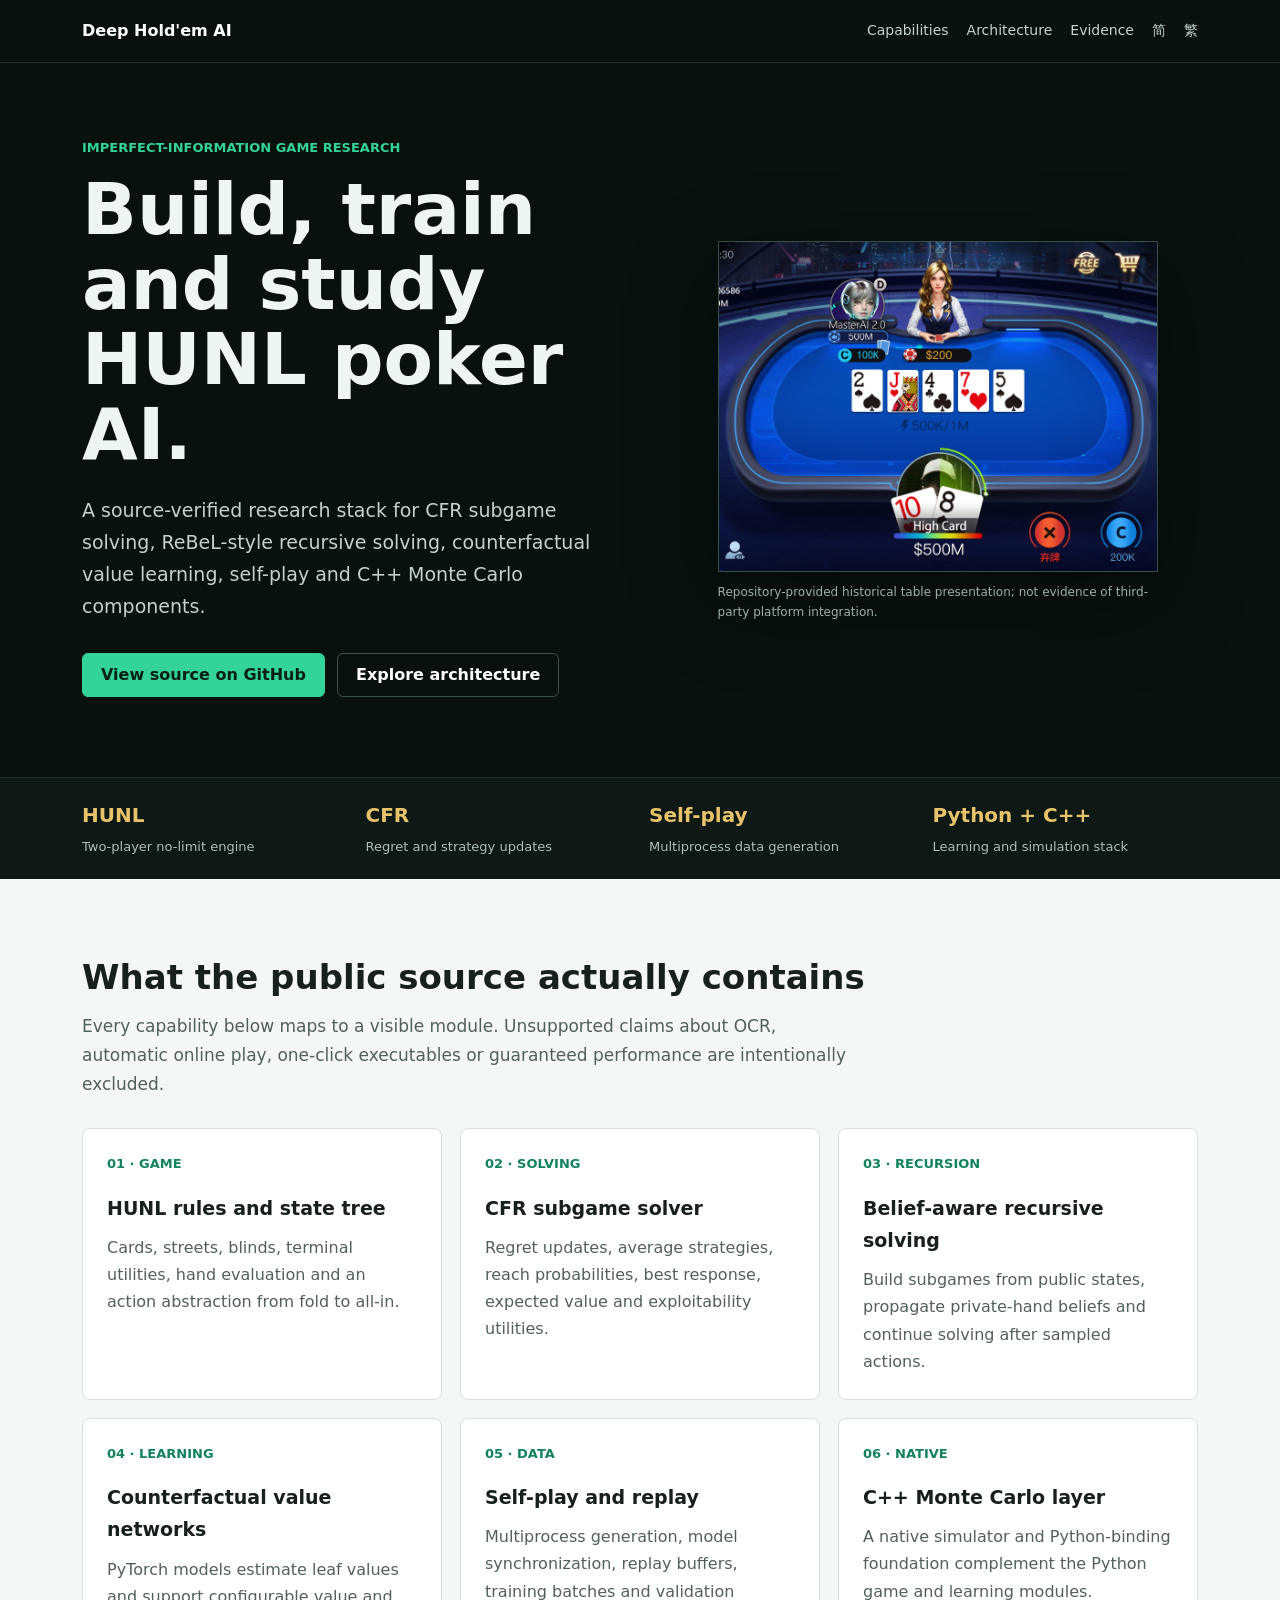
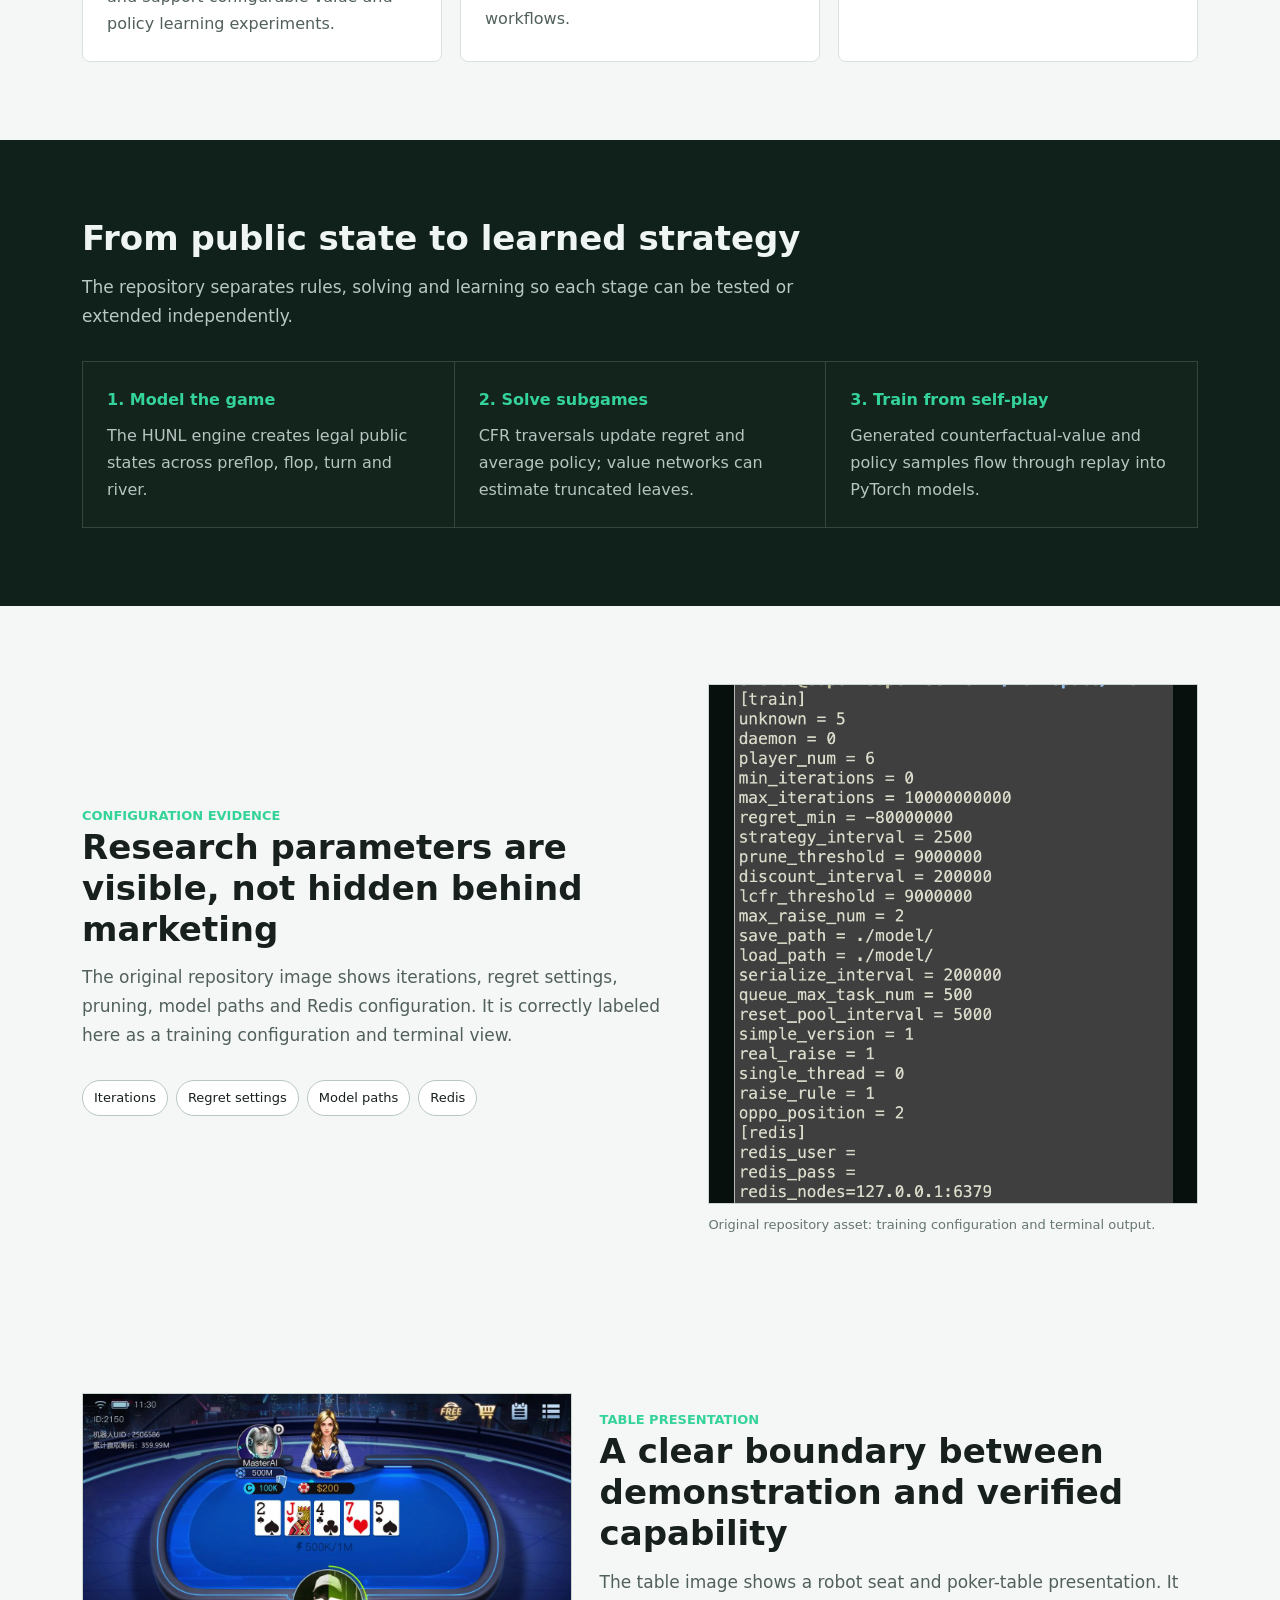
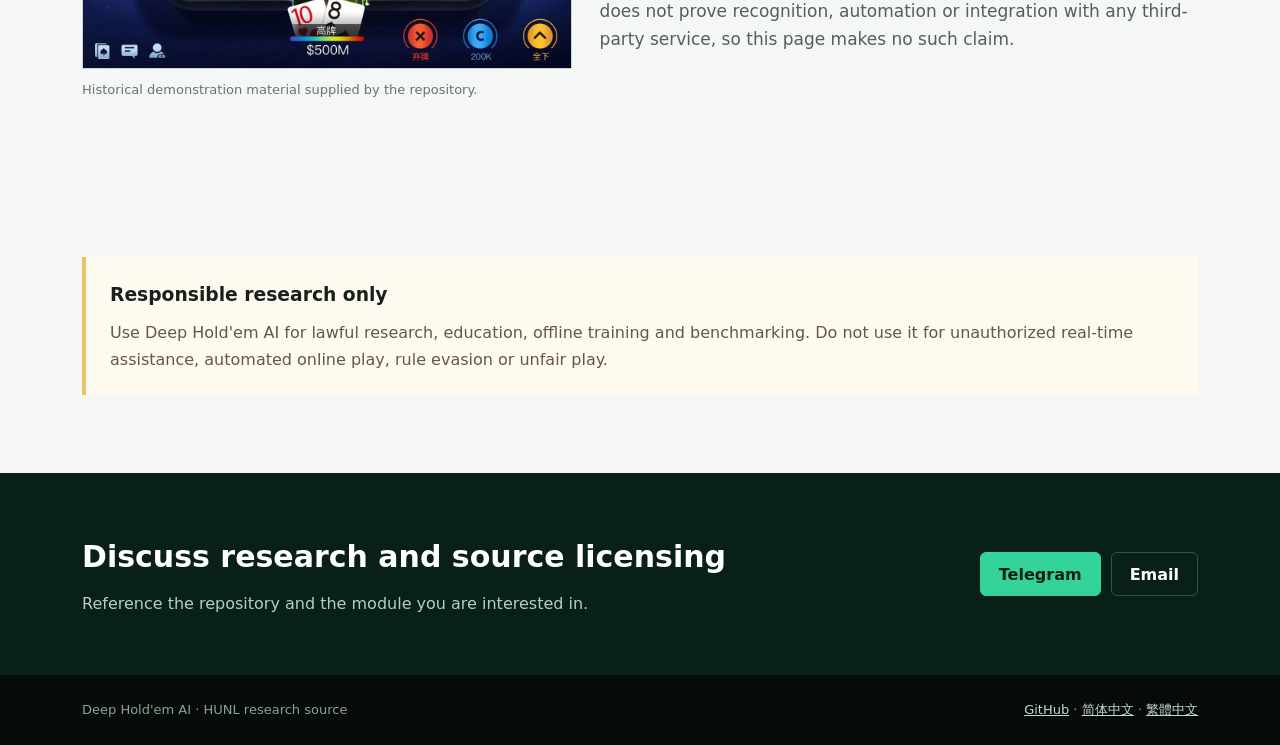
<file: docs/index.html>
<!doctype html>
<html lang="en">
<head>
  <meta charset="utf-8">
  <meta name="viewport" content="width=device-width, initial-scale=1">
  <meta name="google-site-verification" content="rrp5Uvgzi-1-rMxUBfhV3wjlNrFqzwnqiA4e3qsOLEM">
  <title>Deep Hold'em AI Source Code | HUNL CFR Research</title>
  <meta name="description" content="Open-source HUNL poker AI research code for CFR subgame solving, ReBeL-style recursive solving, self-play, value learning and C++ simulation.">
  <link rel="canonical" href="https://deeptexas-ai.github.io/deep-holdem-ai/">
  <link rel="alternate" hreflang="en" href="https://deeptexas-ai.github.io/deep-holdem-ai/">
  <link rel="alternate" hreflang="zh-CN" href="https://deeptexas-ai.github.io/deep-holdem-ai/zh-cn/">
  <link rel="alternate" hreflang="zh-TW" href="https://deeptexas-ai.github.io/deep-holdem-ai/zh-tw/">
  <link rel="alternate" hreflang="x-default" href="https://deeptexas-ai.github.io/deep-holdem-ai/">
  <meta property="og:title" content="Deep Hold'em AI Source Code">
  <meta property="og:description" content="HUNL CFR, recursive solving, self-play and counterfactual-value research code.">
  <meta property="og:type" content="website">
  <meta property="og:url" content="https://deeptexas-ai.github.io/deep-holdem-ai/">
  <meta property="og:image" content="https://deeptexas-ai.github.io/deep-holdem-ai/assets/screenshots/masterai-table.jpg">
  <link rel="stylesheet" href="assets/style.css">
  <script type="application/ld+json">{"@context":"https://schema.org","@type":"SoftwareSourceCode","name":"Deep Hold'em AI","codeRepository":"https://github.com/deeptexas-ai/deep-holdem-ai","programmingLanguage":["Python","C++"],"description":"HUNL poker AI research source code for CFR subgame solving, recursive solving, self-play and value learning."}</script>
</head>
<body>
  <a class="skip" href="#main">Skip to content</a>
  <header class="topbar"><nav class="nav"><a class="brand" href="./">Deep Hold'em AI</a><div class="nav-links"><a href="#capabilities">Capabilities</a><a href="#architecture">Architecture</a><a href="#evidence">Evidence</a><a class="lang" href="zh-cn/">简</a><a class="lang" href="zh-tw/">繁</a></div></nav></header>
  <main id="main">
    <section class="hero"><div class="hero-inner"><div><div class="eyebrow">Imperfect-information game research</div><h1>Build, train and study HUNL poker AI.</h1><p class="lead">A source-verified research stack for CFR subgame solving, ReBeL-style recursive solving, counterfactual value learning, self-play and C++ Monte Carlo components.</p><div class="actions"><a class="btn primary" href="https://github.com/deeptexas-ai/deep-holdem-ai">View source on GitHub</a><a class="btn secondary" href="#architecture">Explore architecture</a></div></div><figure class="hero-media"><img src="assets/screenshots/masterai-table.jpg" alt="Deep Hold'em AI historical poker table demonstration"><figcaption>Repository-provided historical table presentation; not evidence of third-party platform integration.</figcaption></figure></div></section>
    <section class="proof"><div class="proof-inner"><div class="proof-item"><strong>HUNL</strong><span>Two-player no-limit engine</span></div><div class="proof-item"><strong>CFR</strong><span>Regret and strategy updates</span></div><div class="proof-item"><strong>Self-play</strong><span>Multiprocess data generation</span></div><div class="proof-item"><strong>Python + C++</strong><span>Learning and simulation stack</span></div></div></section>
    <section class="section" id="capabilities"><h2>What the public source actually contains</h2><p class="section-intro">Every capability below maps to a visible module. Unsupported claims about OCR, automatic online play, one-click executables or guaranteed performance are intentionally excluded.</p><div class="grid"><article class="card"><div class="num">01 · GAME</div><h3>HUNL rules and state tree</h3><p>Cards, streets, blinds, terminal utilities, hand evaluation and an action abstraction from fold to all-in.</p></article><article class="card"><div class="num">02 · SOLVING</div><h3>CFR subgame solver</h3><p>Regret updates, average strategies, reach probabilities, best response, expected value and exploitability utilities.</p></article><article class="card"><div class="num">03 · RECURSION</div><h3>Belief-aware recursive solving</h3><p>Build subgames from public states, propagate private-hand beliefs and continue solving after sampled actions.</p></article><article class="card"><div class="num">04 · LEARNING</div><h3>Counterfactual value networks</h3><p>PyTorch models estimate leaf values and support configurable value and policy learning experiments.</p></article><article class="card"><div class="num">05 · DATA</div><h3>Self-play and replay</h3><p>Multiprocess generation, model synchronization, replay buffers, training batches and validation workflows.</p></article><article class="card"><div class="num">06 · NATIVE</div><h3>C++ Monte Carlo layer</h3><p>A native simulator and Python-binding foundation complement the Python game and learning modules.</p></article></div></section>
    <section class="band" id="architecture"><div class="section"><h2>From public state to learned strategy</h2><p class="section-intro">The repository separates rules, solving and learning so each stage can be tested or extended independently.</p><div class="flow"><article><strong>1. Model the game</strong><p>The HUNL engine creates legal public states across preflop, flop, turn and river.</p></article><article><strong>2. Solve subgames</strong><p>CFR traversals update regret and average policy; value networks can estimate truncated leaves.</p></article><article><strong>3. Train from self-play</strong><p>Generated counterfactual-value and policy samples flow through replay into PyTorch models.</p></article></div></div></section>
    <section class="section" id="evidence"><div class="showcase"><div><div class="eyebrow">Configuration evidence</div><h2>Research parameters are visible, not hidden behind marketing</h2><p class="section-intro">The original repository image shows iterations, regret settings, pruning, model paths and Redis configuration. It is correctly labeled here as a training configuration and terminal view.</p><div class="tag-row"><span class="tag">Iterations</span><span class="tag">Regret settings</span><span class="tag">Model paths</span><span class="tag">Redis</span></div></div><div><img src="assets/screenshots/training-config.png" alt="Deep Hold'em AI training configuration terminal" loading="lazy"><div class="caption">Original repository asset: training configuration and terminal output.</div></div></div></section>
    <section class="section"><div class="showcase reverse"><div><img src="assets/screenshots/poker-table.jpg" alt="Deep Hold'em AI robot poker table demonstration" loading="lazy"><div class="caption">Historical demonstration material supplied by the repository.</div></div><div><div class="eyebrow">Table presentation</div><h2>A clear boundary between demonstration and verified capability</h2><p class="section-intro">The table image shows a robot seat and poker-table presentation. It does not prove recognition, automation or integration with any third-party service, so this page makes no such claim.</p></div></div></section>
    <section class="section"><div class="notice"><h3>Responsible research only</h3><p>Use Deep Hold'em AI for lawful research, education, offline training and benchmarking. Do not use it for unauthorized real-time assistance, automated online play, rule evasion or unfair play.</p></div></section>
  </main>
  <section class="contact"><div class="contact-inner"><div><h2>Discuss research and source licensing</h2><p>Reference the repository and the module you are interested in.</p></div><div class="contact-links"><a class="btn primary" href="https://t.me/xuzongbin001">Telegram</a><a class="btn secondary" href="mailto:masterai918@gmail.com">Email</a></div></div></section>
  <footer class="footer"><div class="footer-inner"><span>Deep Hold'em AI · HUNL research source</span><span><a href="https://github.com/deeptexas-ai/deep-holdem-ai">GitHub</a> · <a href="zh-cn/">简体中文</a> · <a href="zh-tw/">繁體中文</a></span></div></footer>
</body>
</html>
</file>
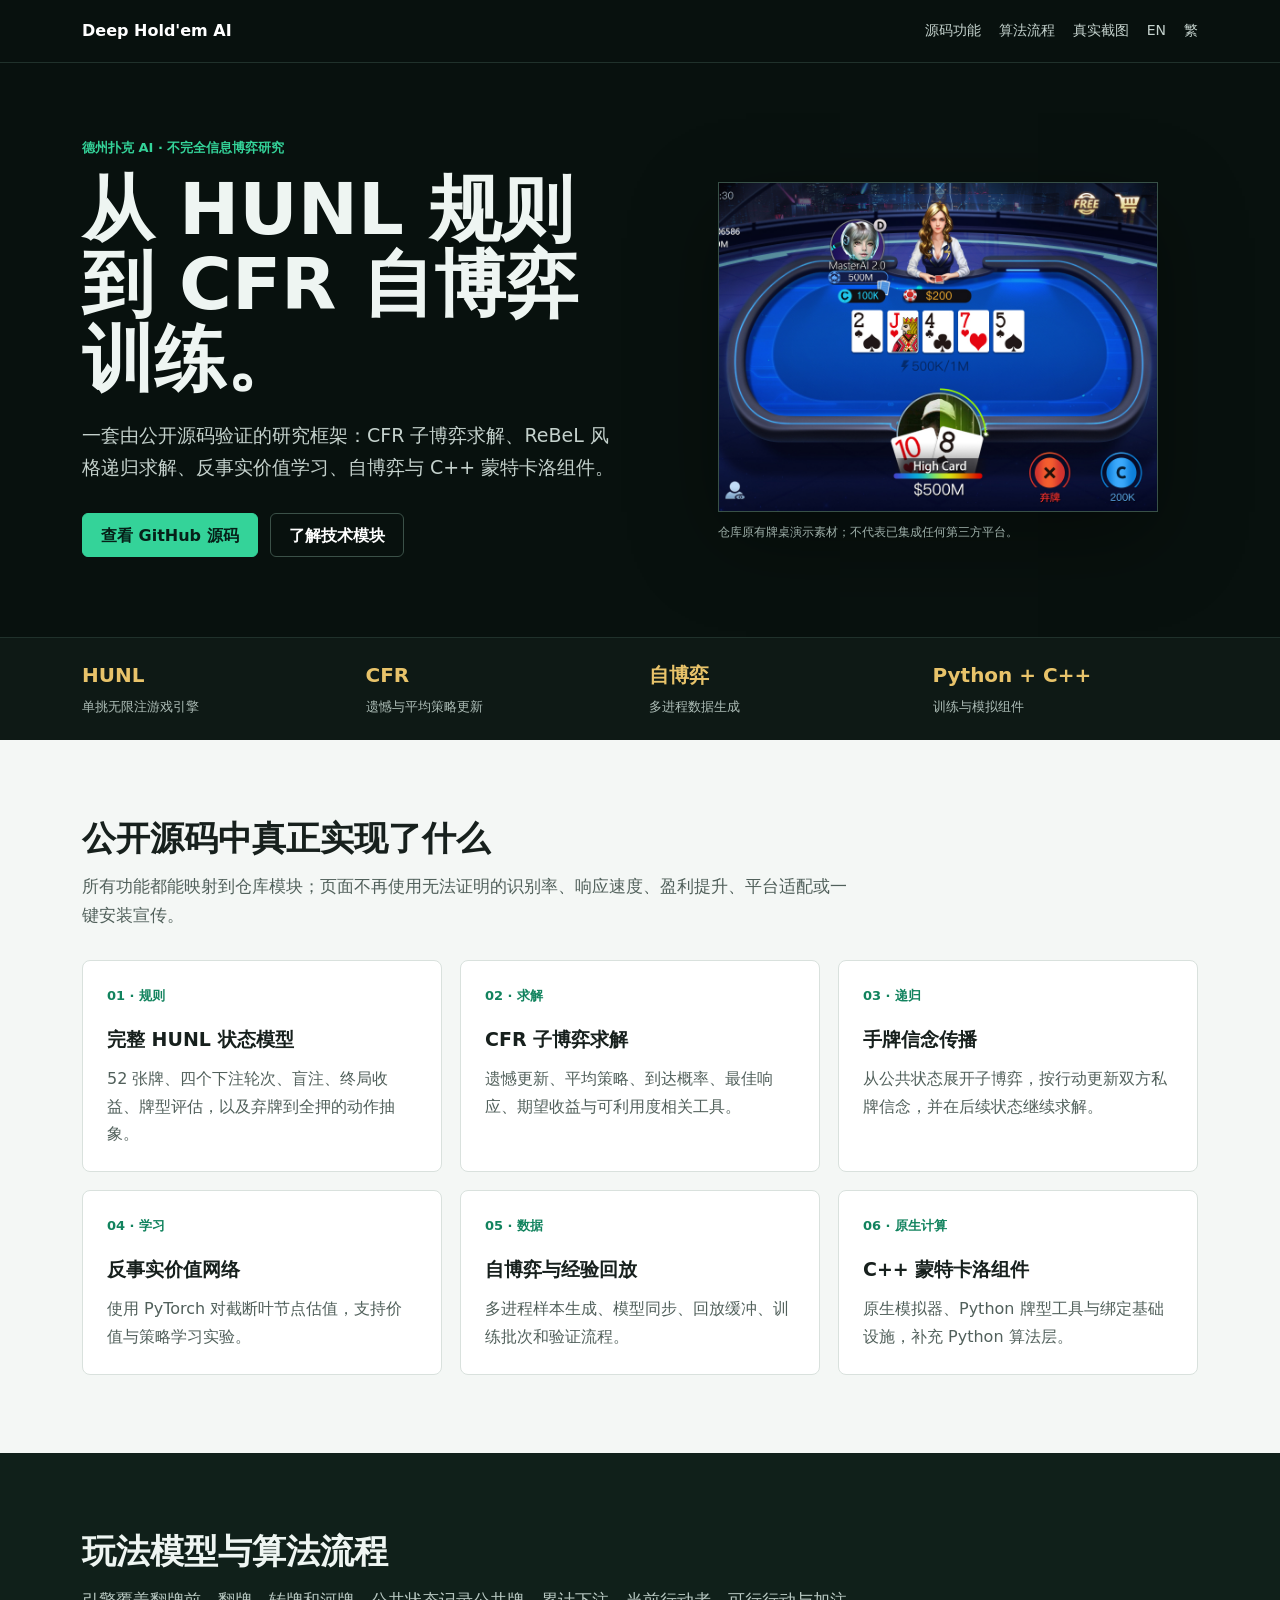
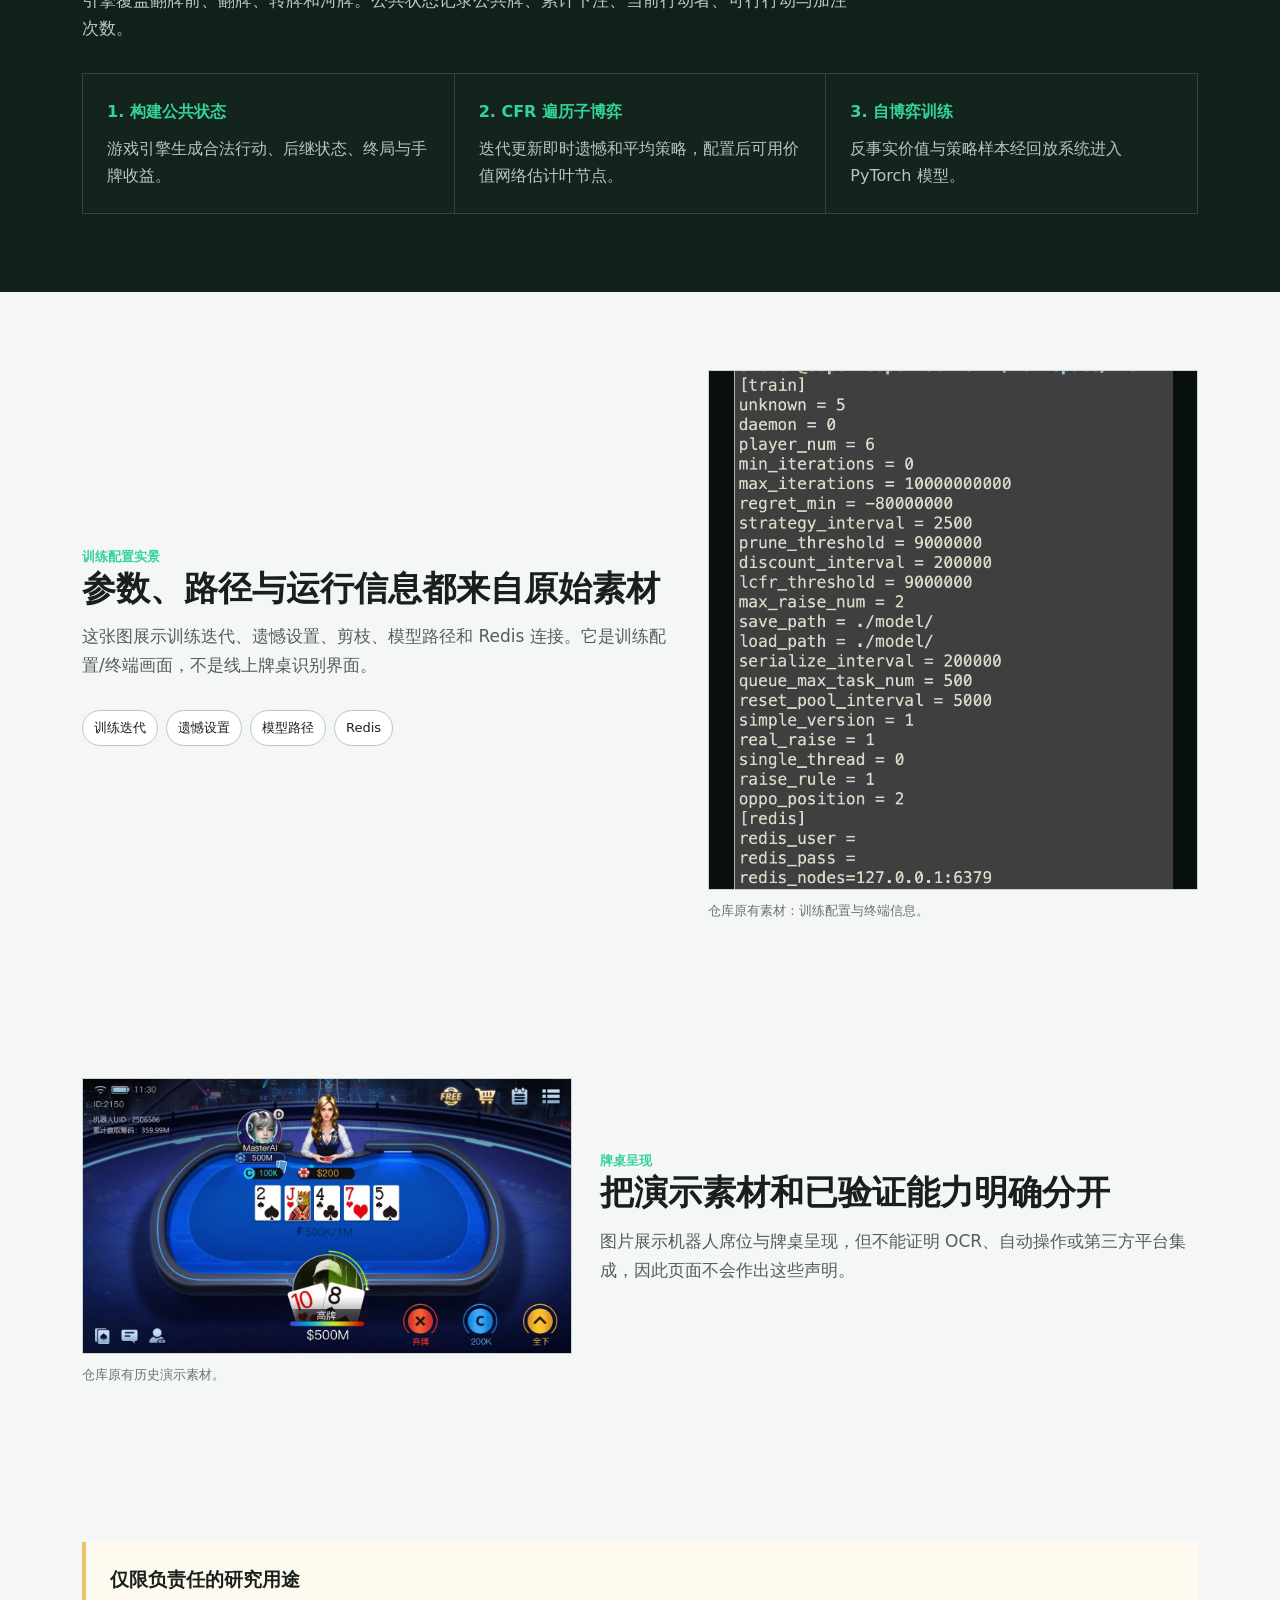
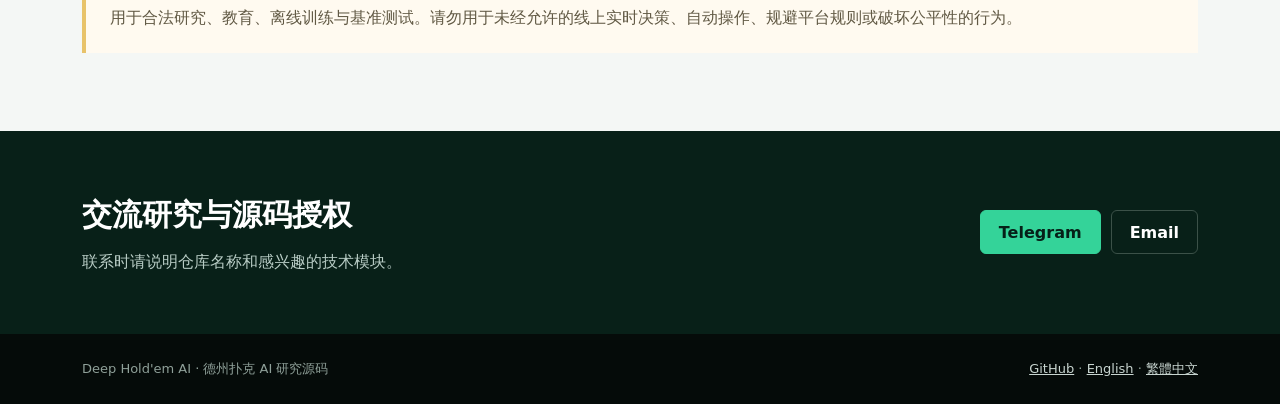
<file: docs/zh-cn/index.html>
<!doctype html>
<html lang="zh-CN">
<head>
  <meta charset="utf-8"><meta name="viewport" content="width=device-width, initial-scale=1">
  <title>德州扑克AI源码：HUNL、CFR与ReBeL研究</title>
  <meta name="description" content="德州扑克AI研究源码，包含HUNL引擎、CFR子博弈、ReBeL递归求解、反事实价值网络、自博弈训练与C++蒙特卡洛组件。">
  <link rel="canonical" href="https://deeptexas-ai.github.io/deep-holdem-ai/zh-cn/">
  <link rel="alternate" hreflang="en" href="https://deeptexas-ai.github.io/deep-holdem-ai/">
  <link rel="alternate" hreflang="zh-CN" href="https://deeptexas-ai.github.io/deep-holdem-ai/zh-cn/">
  <link rel="alternate" hreflang="zh-TW" href="https://deeptexas-ai.github.io/deep-holdem-ai/zh-tw/">
  <link rel="alternate" hreflang="x-default" href="https://deeptexas-ai.github.io/deep-holdem-ai/">
  <meta property="og:title" content="德州扑克AI源码：HUNL、CFR与ReBeL研究"><meta property="og:description" content="源码可验证的德州扑克AI研究栈：规则、求解、自博弈与训练。"><meta property="og:type" content="website"><meta property="og:image" content="https://deeptexas-ai.github.io/deep-holdem-ai/assets/screenshots/masterai-table.jpg">
  <link rel="stylesheet" href="../assets/style.css">
</head>
<body>
  <a class="skip" href="#main">跳到正文</a>
  <header class="topbar"><nav class="nav"><a class="brand" href="../">Deep Hold'em AI</a><div class="nav-links"><a href="#features">源码功能</a><a href="#flow">算法流程</a><a href="#screens">真实截图</a><a class="lang" href="../">EN</a><a class="lang" href="../zh-tw/">繁</a></div></nav></header>
  <main id="main">
    <section class="hero"><div class="hero-inner"><div><div class="eyebrow">德州扑克 AI · 不完全信息博弈研究</div><h1>从 HUNL 规则到 CFR 自博弈训练。</h1><p class="lead">一套由公开源码验证的研究框架：CFR 子博弈求解、ReBeL 风格递归求解、反事实价值学习、自博弈与 C++ 蒙特卡洛组件。</p><div class="actions"><a class="btn primary" href="https://github.com/deeptexas-ai/deep-holdem-ai">查看 GitHub 源码</a><a class="btn secondary" href="#features">了解技术模块</a></div></div><figure class="hero-media"><img src="../assets/screenshots/masterai-table.jpg" alt="Deep Hold'em AI 德州扑克牌桌历史演示"><figcaption>仓库原有牌桌演示素材；不代表已集成任何第三方平台。</figcaption></figure></div></section>
    <section class="proof"><div class="proof-inner"><div class="proof-item"><strong>HUNL</strong><span>单挑无限注游戏引擎</span></div><div class="proof-item"><strong>CFR</strong><span>遗憾与平均策略更新</span></div><div class="proof-item"><strong>自博弈</strong><span>多进程数据生成</span></div><div class="proof-item"><strong>Python + C++</strong><span>训练与模拟组件</span></div></div></section>
    <section class="section" id="features"><h2>公开源码中真正实现了什么</h2><p class="section-intro">所有功能都能映射到仓库模块；页面不再使用无法证明的识别率、响应速度、盈利提升、平台适配或一键安装宣传。</p><div class="grid"><article class="card"><div class="num">01 · 规则</div><h3>完整 HUNL 状态模型</h3><p>52 张牌、四个下注轮次、盲注、终局收益、牌型评估，以及弃牌到全押的动作抽象。</p></article><article class="card"><div class="num">02 · 求解</div><h3>CFR 子博弈求解</h3><p>遗憾更新、平均策略、到达概率、最佳响应、期望收益与可利用度相关工具。</p></article><article class="card"><div class="num">03 · 递归</div><h3>手牌信念传播</h3><p>从公共状态展开子博弈，按行动更新双方私牌信念，并在后续状态继续求解。</p></article><article class="card"><div class="num">04 · 学习</div><h3>反事实价值网络</h3><p>使用 PyTorch 对截断叶节点估值，支持价值与策略学习实验。</p></article><article class="card"><div class="num">05 · 数据</div><h3>自博弈与经验回放</h3><p>多进程样本生成、模型同步、回放缓冲、训练批次和验证流程。</p></article><article class="card"><div class="num">06 · 原生计算</div><h3>C++ 蒙特卡洛组件</h3><p>原生模拟器、Python 牌型工具与绑定基础设施，补充 Python 算法层。</p></article></div></section>
    <section class="band" id="flow"><div class="section"><h2>玩法模型与算法流程</h2><p class="section-intro">引擎覆盖翻牌前、翻牌、转牌和河牌。公共状态记录公共牌、累计下注、当前行动者、可行行动与加注次数。</p><div class="flow"><article><strong>1. 构建公共状态</strong><p>游戏引擎生成合法行动、后继状态、终局与手牌收益。</p></article><article><strong>2. CFR 遍历子博弈</strong><p>迭代更新即时遗憾和平均策略，配置后可用价值网络估计叶节点。</p></article><article><strong>3. 自博弈训练</strong><p>反事实价值与策略样本经回放系统进入 PyTorch 模型。</p></article></div></div></section>
    <section class="section" id="screens"><div class="showcase"><div><div class="eyebrow">训练配置实景</div><h2>参数、路径与运行信息都来自原始素材</h2><p class="section-intro">这张图展示训练迭代、遗憾设置、剪枝、模型路径和 Redis 连接。它是训练配置/终端画面，不是线上牌桌识别界面。</p><div class="tag-row"><span class="tag">训练迭代</span><span class="tag">遗憾设置</span><span class="tag">模型路径</span><span class="tag">Redis</span></div></div><div><img src="../assets/screenshots/training-config.png" alt="Deep Hold'em AI 训练配置终端截图" loading="lazy"><div class="caption">仓库原有素材：训练配置与终端信息。</div></div></div></section>
    <section class="section"><div class="showcase reverse"><div><img src="../assets/screenshots/poker-table.jpg" alt="Deep Hold'em AI 机器人牌桌演示截图" loading="lazy"><div class="caption">仓库原有历史演示素材。</div></div><div><div class="eyebrow">牌桌呈现</div><h2>把演示素材和已验证能力明确分开</h2><p class="section-intro">图片展示机器人席位与牌桌呈现，但不能证明 OCR、自动操作或第三方平台集成，因此页面不会作出这些声明。</p></div></div></section>
    <section class="section"><div class="notice"><h3>仅限负责任的研究用途</h3><p>用于合法研究、教育、离线训练与基准测试。请勿用于未经允许的线上实时决策、自动操作、规避平台规则或破坏公平性的行为。</p></div></section>
  </main>
  <section class="contact"><div class="contact-inner"><div><h2>交流研究与源码授权</h2><p>联系时请说明仓库名称和感兴趣的技术模块。</p></div><div class="contact-links"><a class="btn primary" href="https://t.me/xuzongbin001">Telegram</a><a class="btn secondary" href="mailto:masterai918@gmail.com">Email</a></div></div></section>
  <footer class="footer"><div class="footer-inner"><span>Deep Hold'em AI · 德州扑克 AI 研究源码</span><span><a href="https://github.com/deeptexas-ai/deep-holdem-ai">GitHub</a> · <a href="../">English</a> · <a href="../zh-tw/">繁體中文</a></span></div></footer>
</body></html>
</file>
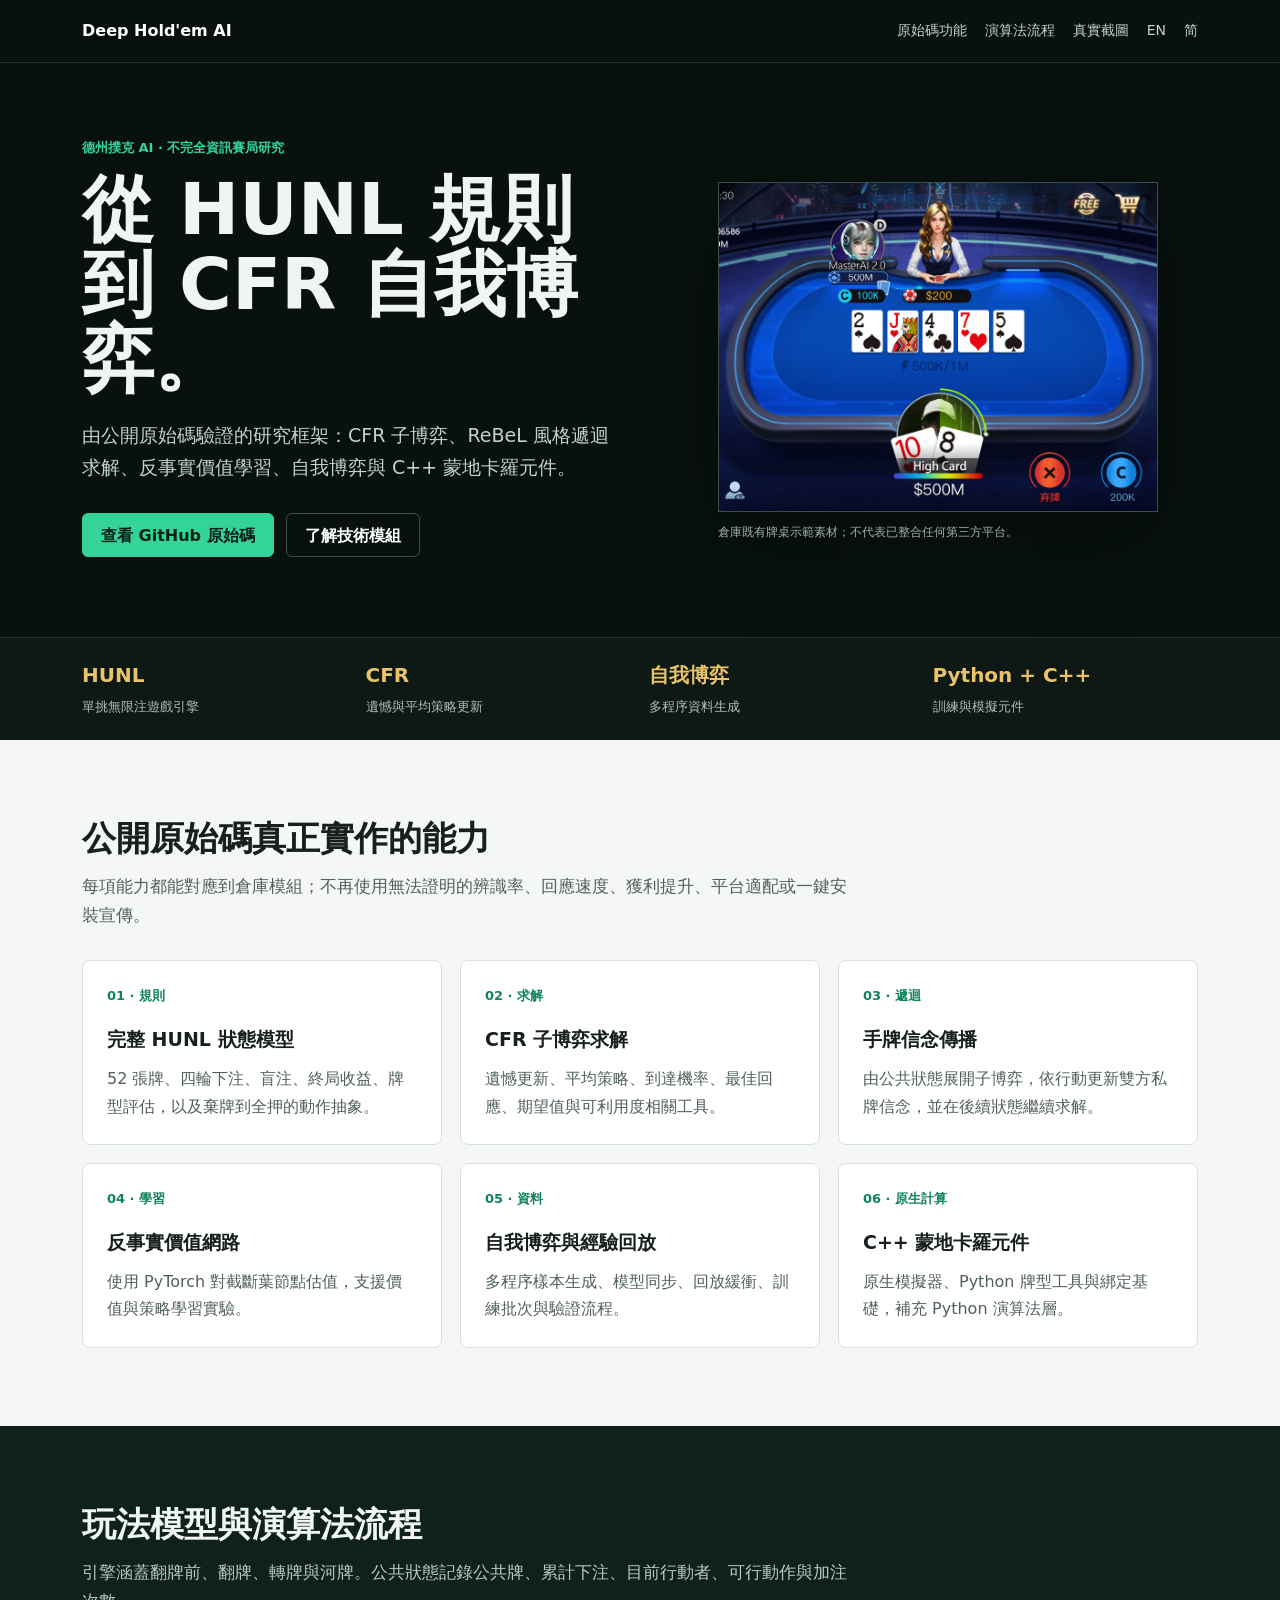
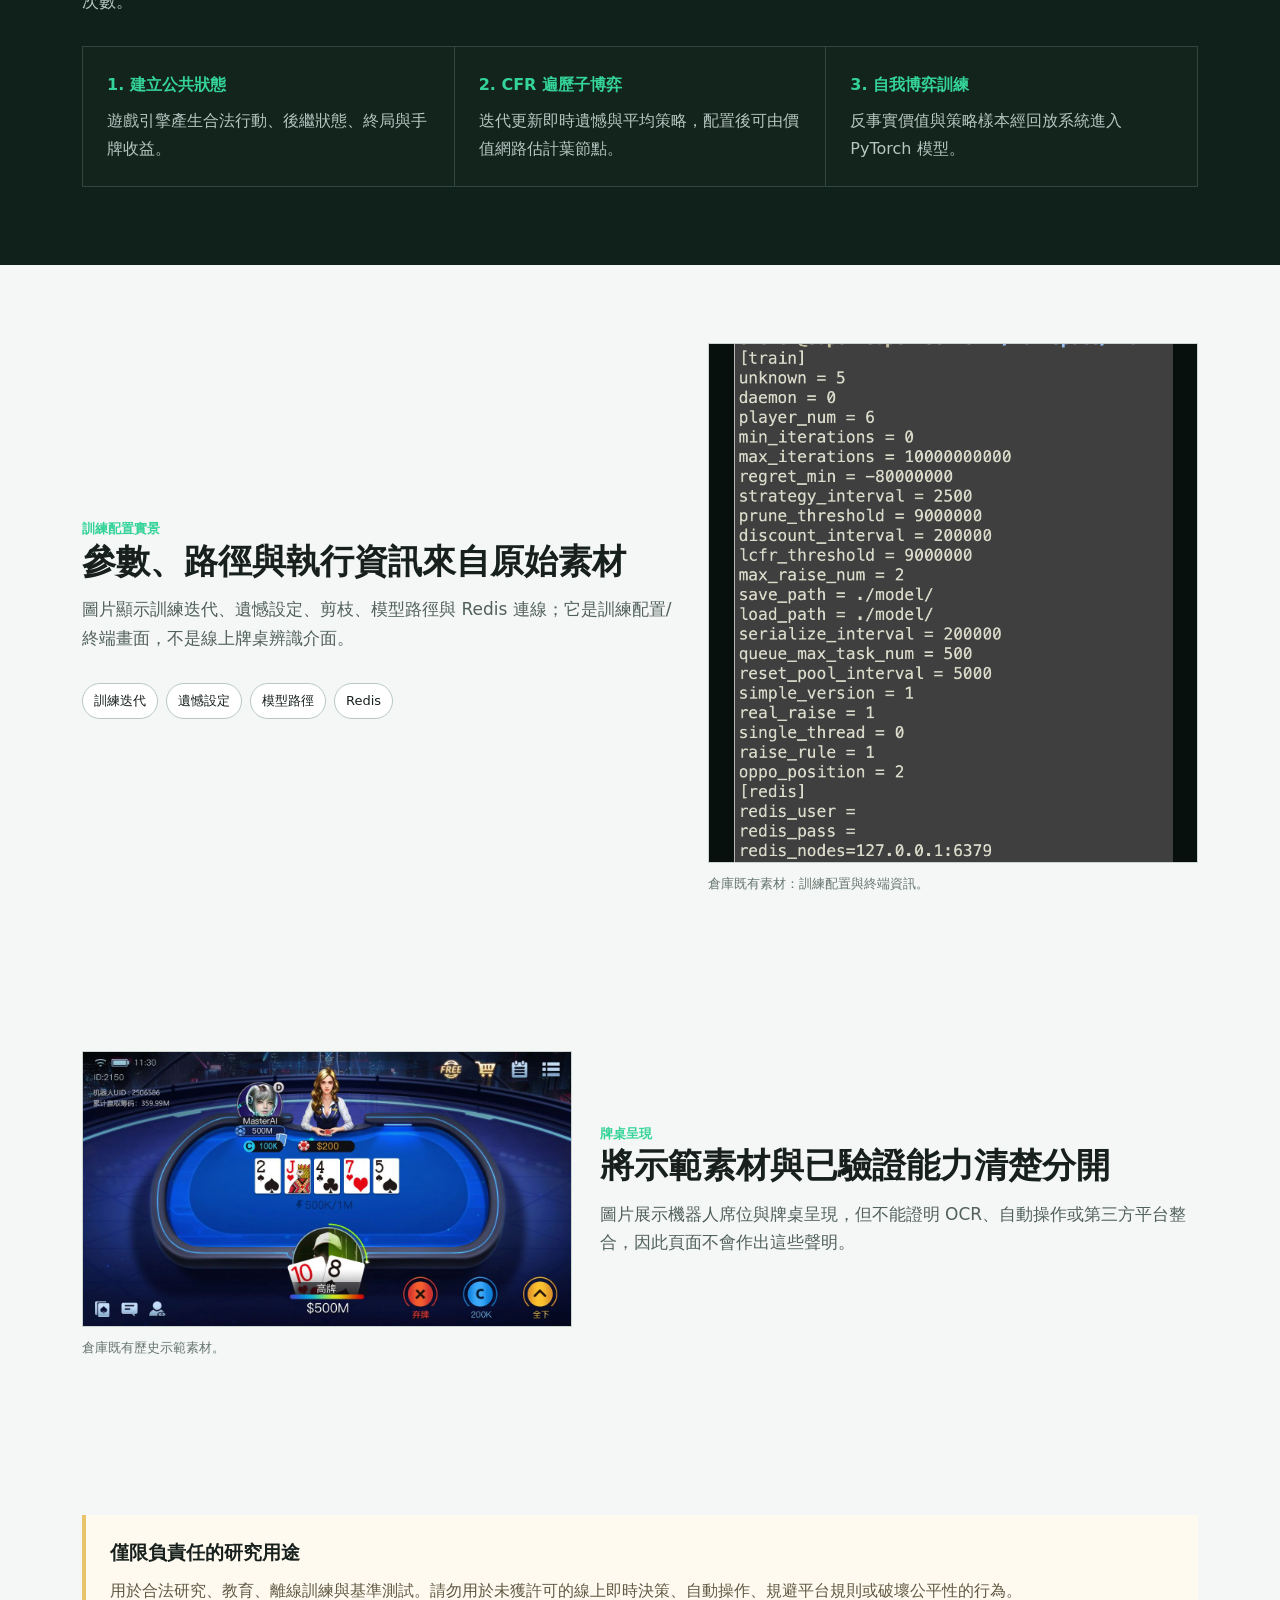
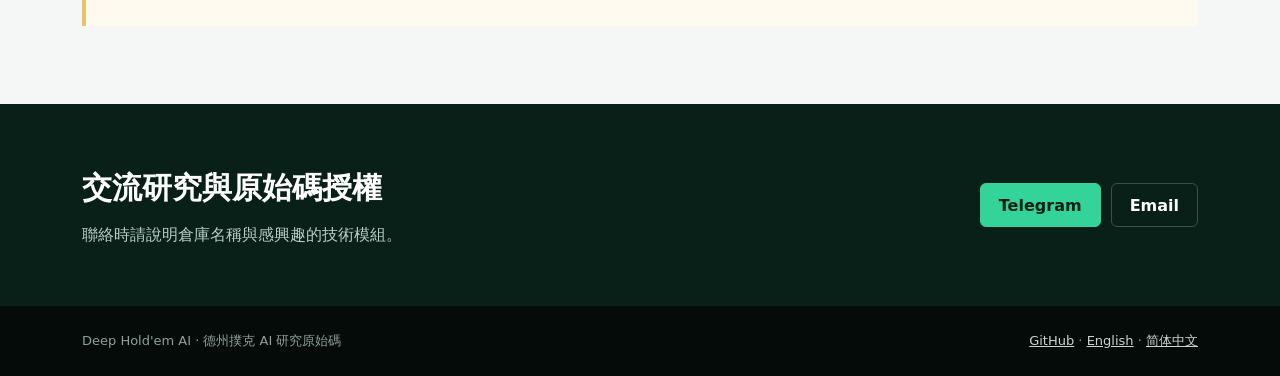
<file: docs/zh-tw/index.html>
<!doctype html>
<html lang="zh-TW">
<head>
  <meta charset="utf-8"><meta name="viewport" content="width=device-width, initial-scale=1">
  <title>德州撲克AI原始碼：HUNL、CFR與ReBeL研究</title>
  <meta name="description" content="德州撲克AI研究原始碼，包含HUNL引擎、CFR子博弈、ReBeL遞迴求解、反事實價值網路、自我博弈與C++蒙地卡羅元件。">
  <link rel="canonical" href="https://deeptexas-ai.github.io/deep-holdem-ai/zh-tw/">
  <link rel="alternate" hreflang="en" href="https://deeptexas-ai.github.io/deep-holdem-ai/">
  <link rel="alternate" hreflang="zh-CN" href="https://deeptexas-ai.github.io/deep-holdem-ai/zh-cn/">
  <link rel="alternate" hreflang="zh-TW" href="https://deeptexas-ai.github.io/deep-holdem-ai/zh-tw/">
  <link rel="alternate" hreflang="x-default" href="https://deeptexas-ai.github.io/deep-holdem-ai/">
  <meta property="og:title" content="德州撲克AI原始碼：HUNL、CFR與ReBeL研究"><meta property="og:description" content="由原始碼驗證的德州撲克AI研究框架：規則、求解、自我博弈與訓練。"><meta property="og:type" content="website"><meta property="og:image" content="https://deeptexas-ai.github.io/deep-holdem-ai/assets/screenshots/masterai-table.jpg">
  <link rel="stylesheet" href="../assets/style.css">
</head>
<body>
  <a class="skip" href="#main">跳到正文</a>
  <header class="topbar"><nav class="nav"><a class="brand" href="../">Deep Hold'em AI</a><div class="nav-links"><a href="#features">原始碼功能</a><a href="#flow">演算法流程</a><a href="#screens">真實截圖</a><a class="lang" href="../">EN</a><a class="lang" href="../zh-cn/">简</a></div></nav></header>
  <main id="main">
    <section class="hero"><div class="hero-inner"><div><div class="eyebrow">德州撲克 AI · 不完全資訊賽局研究</div><h1>從 HUNL 規則到 CFR 自我博弈。</h1><p class="lead">由公開原始碼驗證的研究框架：CFR 子博弈、ReBeL 風格遞迴求解、反事實價值學習、自我博弈與 C++ 蒙地卡羅元件。</p><div class="actions"><a class="btn primary" href="https://github.com/deeptexas-ai/deep-holdem-ai">查看 GitHub 原始碼</a><a class="btn secondary" href="#features">了解技術模組</a></div></div><figure class="hero-media"><img src="../assets/screenshots/masterai-table.jpg" alt="Deep Hold'em AI 德州撲克牌桌歷史示範"><figcaption>倉庫既有牌桌示範素材；不代表已整合任何第三方平台。</figcaption></figure></div></section>
    <section class="proof"><div class="proof-inner"><div class="proof-item"><strong>HUNL</strong><span>單挑無限注遊戲引擎</span></div><div class="proof-item"><strong>CFR</strong><span>遺憾與平均策略更新</span></div><div class="proof-item"><strong>自我博弈</strong><span>多程序資料生成</span></div><div class="proof-item"><strong>Python + C++</strong><span>訓練與模擬元件</span></div></div></section>
    <section class="section" id="features"><h2>公開原始碼真正實作的能力</h2><p class="section-intro">每項能力都能對應到倉庫模組；不再使用無法證明的辨識率、回應速度、獲利提升、平台適配或一鍵安裝宣傳。</p><div class="grid"><article class="card"><div class="num">01 · 規則</div><h3>完整 HUNL 狀態模型</h3><p>52 張牌、四輪下注、盲注、終局收益、牌型評估，以及棄牌到全押的動作抽象。</p></article><article class="card"><div class="num">02 · 求解</div><h3>CFR 子博弈求解</h3><p>遺憾更新、平均策略、到達機率、最佳回應、期望值與可利用度相關工具。</p></article><article class="card"><div class="num">03 · 遞迴</div><h3>手牌信念傳播</h3><p>由公共狀態展開子博弈，依行動更新雙方私牌信念，並在後續狀態繼續求解。</p></article><article class="card"><div class="num">04 · 學習</div><h3>反事實價值網路</h3><p>使用 PyTorch 對截斷葉節點估值，支援價值與策略學習實驗。</p></article><article class="card"><div class="num">05 · 資料</div><h3>自我博弈與經驗回放</h3><p>多程序樣本生成、模型同步、回放緩衝、訓練批次與驗證流程。</p></article><article class="card"><div class="num">06 · 原生計算</div><h3>C++ 蒙地卡羅元件</h3><p>原生模擬器、Python 牌型工具與綁定基礎，補充 Python 演算法層。</p></article></div></section>
    <section class="band" id="flow"><div class="section"><h2>玩法模型與演算法流程</h2><p class="section-intro">引擎涵蓋翻牌前、翻牌、轉牌與河牌。公共狀態記錄公共牌、累計下注、目前行動者、可行動作與加注次數。</p><div class="flow"><article><strong>1. 建立公共狀態</strong><p>遊戲引擎產生合法行動、後繼狀態、終局與手牌收益。</p></article><article><strong>2. CFR 遍歷子博弈</strong><p>迭代更新即時遺憾與平均策略，配置後可由價值網路估計葉節點。</p></article><article><strong>3. 自我博弈訓練</strong><p>反事實價值與策略樣本經回放系統進入 PyTorch 模型。</p></article></div></div></section>
    <section class="section" id="screens"><div class="showcase"><div><div class="eyebrow">訓練配置實景</div><h2>參數、路徑與執行資訊來自原始素材</h2><p class="section-intro">圖片顯示訓練迭代、遺憾設定、剪枝、模型路徑與 Redis 連線；它是訓練配置/終端畫面，不是線上牌桌辨識介面。</p><div class="tag-row"><span class="tag">訓練迭代</span><span class="tag">遺憾設定</span><span class="tag">模型路徑</span><span class="tag">Redis</span></div></div><div><img src="../assets/screenshots/training-config.png" alt="Deep Hold'em AI 訓練配置終端截圖" loading="lazy"><div class="caption">倉庫既有素材：訓練配置與終端資訊。</div></div></div></section>
    <section class="section"><div class="showcase reverse"><div><img src="../assets/screenshots/poker-table.jpg" alt="Deep Hold'em AI 機器人牌桌示範截圖" loading="lazy"><div class="caption">倉庫既有歷史示範素材。</div></div><div><div class="eyebrow">牌桌呈現</div><h2>將示範素材與已驗證能力清楚分開</h2><p class="section-intro">圖片展示機器人席位與牌桌呈現，但不能證明 OCR、自動操作或第三方平台整合，因此頁面不會作出這些聲明。</p></div></div></section>
    <section class="section"><div class="notice"><h3>僅限負責任的研究用途</h3><p>用於合法研究、教育、離線訓練與基準測試。請勿用於未獲許可的線上即時決策、自動操作、規避平台規則或破壞公平性的行為。</p></div></section>
  </main>
  <section class="contact"><div class="contact-inner"><div><h2>交流研究與原始碼授權</h2><p>聯絡時請說明倉庫名稱與感興趣的技術模組。</p></div><div class="contact-links"><a class="btn primary" href="https://t.me/xuzongbin001">Telegram</a><a class="btn secondary" href="mailto:masterai918@gmail.com">Email</a></div></div></section>
  <footer class="footer"><div class="footer-inner"><span>Deep Hold'em AI · 德州撲克 AI 研究原始碼</span><span><a href="https://github.com/deeptexas-ai/deep-holdem-ai">GitHub</a> · <a href="../">English</a> · <a href="../zh-cn/">简体中文</a></span></div></footer>
</body></html>
</file>
<file: docs/assets/style.css>
:root{--ink:#eef5f2;--muted:#a9b8b2;--panel:#111b18;--panel-2:#17241f;--line:#2a3b34;--green:#34d399;--gold:#e8c36a;--red:#f87171;--paper:#f4f7f5;--text:#17201d;--sub:#51605b;--max:1160px}
*{box-sizing:border-box}html{scroll-behavior:smooth}body{margin:0;background:var(--paper);color:var(--text);font-family:Inter,ui-sans-serif,system-ui,-apple-system,"Segoe UI","Microsoft YaHei",sans-serif;line-height:1.7;letter-spacing:0}img{max-width:100%;display:block}a{color:inherit}.topbar{background:#08110e;color:#dbe8e3;border-bottom:1px solid #20312b;position:sticky;top:0;z-index:20}.nav{max-width:var(--max);height:62px;margin:auto;padding:0 22px;display:flex;align-items:center;justify-content:space-between;gap:20px}.brand{font-weight:800;text-decoration:none;color:white}.nav-links{display:flex;align-items:center;gap:18px;font-size:14px}.nav-links a{color:#c5d3ce;text-decoration:none}.nav-links a:hover{color:var(--green)}.hero{background:#08110e;color:var(--ink);overflow:hidden}.hero-inner{max-width:var(--max);margin:auto;padding:74px 22px 50px;display:grid;grid-template-columns:1.02fr .98fr;gap:54px;align-items:center}.eyebrow{color:var(--green);font-weight:800;text-transform:uppercase;font-size:13px}.hero h1{font-size:clamp(42px,6vw,72px);line-height:1.04;margin:13px 0 22px;letter-spacing:0}.lead{color:#c4d1cc;font-size:19px;max-width:700px;margin:0}.actions{display:flex;flex-wrap:wrap;gap:12px;margin:30px 0}.btn{display:inline-flex;align-items:center;justify-content:center;min-height:44px;padding:0 18px;border-radius:6px;text-decoration:none;font-weight:750;border:1px solid #3b5148}.btn.primary{background:var(--green);border-color:var(--green);color:#062018}.btn.secondary{color:white}.hero-media{position:relative}.hero-media img{width:100%;aspect-ratio:4/3;object-fit:cover;border:1px solid #385047;box-shadow:0 28px 80px rgba(0,0,0,.36)}.hero-media figcaption{font-size:12px;color:#9fb0aa;margin-top:10px}.proof{background:#0e1915;color:white;border-top:1px solid #20312b}.proof-inner{max-width:var(--max);margin:auto;padding:20px 22px;display:grid;grid-template-columns:repeat(4,1fr);gap:18px}.proof-item strong{display:block;color:var(--gold);font-size:20px}.proof-item span{color:#aebeb8;font-size:13px}.section{max-width:var(--max);margin:auto;padding:78px 22px}.section.kicker{padding-bottom:26px}.section h2{font-size:34px;line-height:1.2;margin:0 0 14px;letter-spacing:0}.section-intro{max-width:780px;color:var(--sub);font-size:17px;margin:0 0 30px}.grid{display:grid;grid-template-columns:repeat(3,1fr);gap:18px}.card{background:white;border:1px solid #d9e1dd;padding:24px;border-radius:8px}.card h3{margin:0 0 10px;font-size:19px}.card p{margin:0;color:var(--sub)}.card .num{color:#12835e;font-weight:850;font-size:13px;margin-bottom:16px}.band{background:#10201a;color:var(--ink)}.band .section-intro{color:#b8c8c2}.flow{display:grid;grid-template-columns:repeat(3,1fr);gap:1px;background:#31463d;border:1px solid #31463d}.flow article{background:#13241d;padding:24px}.flow strong{display:block;color:var(--green);margin-bottom:9px}.flow p{margin:0;color:#b7c5c0}.showcase{display:grid;grid-template-columns:1.1fr .9fr;gap:28px;align-items:center}.showcase.reverse{grid-template-columns:.9fr 1.1fr}.showcase img{width:100%;max-height:520px;object-fit:contain;background:#07100d;border:1px solid #cad5d0}.caption{font-size:13px;color:#66756f;margin-top:10px}.tag-row{display:flex;flex-wrap:wrap;gap:8px;margin-top:22px}.tag{font-size:13px;border:1px solid #b8c8c1;border-radius:999px;padding:6px 11px;background:white}.notice{border-left:4px solid var(--gold);background:#fffaf0;padding:22px 24px}.notice h3{margin:0 0 8px}.notice p{margin:0;color:#615944}.contact{background:#082018;color:white}.contact-inner{max-width:var(--max);margin:auto;padding:58px 22px;display:flex;justify-content:space-between;align-items:center;gap:28px}.contact h2{margin:0 0 8px;font-size:30px}.contact p{color:#b8ccc5;margin:0}.contact-links{display:flex;flex-wrap:wrap;gap:10px}.footer{background:#050b09;color:#8fa099}.footer-inner{max-width:var(--max);margin:auto;padding:24px 22px;display:flex;justify-content:space-between;gap:20px;font-size:13px}.footer a{color:#c8d5d0}.skip{position:absolute;left:-9999px}.skip:focus{left:12px;top:12px;background:white;color:black;padding:8px;z-index:99}@media(max-width:820px){.hero-inner,.showcase,.showcase.reverse{grid-template-columns:1fr}.hero-inner{padding-top:50px;gap:30px}.hero h1{font-size:44px}.proof-inner{grid-template-columns:repeat(2,1fr)}.grid,.flow{grid-template-columns:1fr}.nav-links a:not(.lang){display:none}.section{padding:58px 18px}.contact-inner,.footer-inner{align-items:flex-start;flex-direction:column}.hero-media img{aspect-ratio:16/10}}@media(max-width:430px){.hero h1{font-size:38px}.lead{font-size:17px}.proof-inner{grid-template-columns:1fr 1fr}.proof-item strong{font-size:17px}.section h2{font-size:29px}.nav{padding:0 16px}.nav-links{gap:10px}.btn{width:100%}}
</file>
